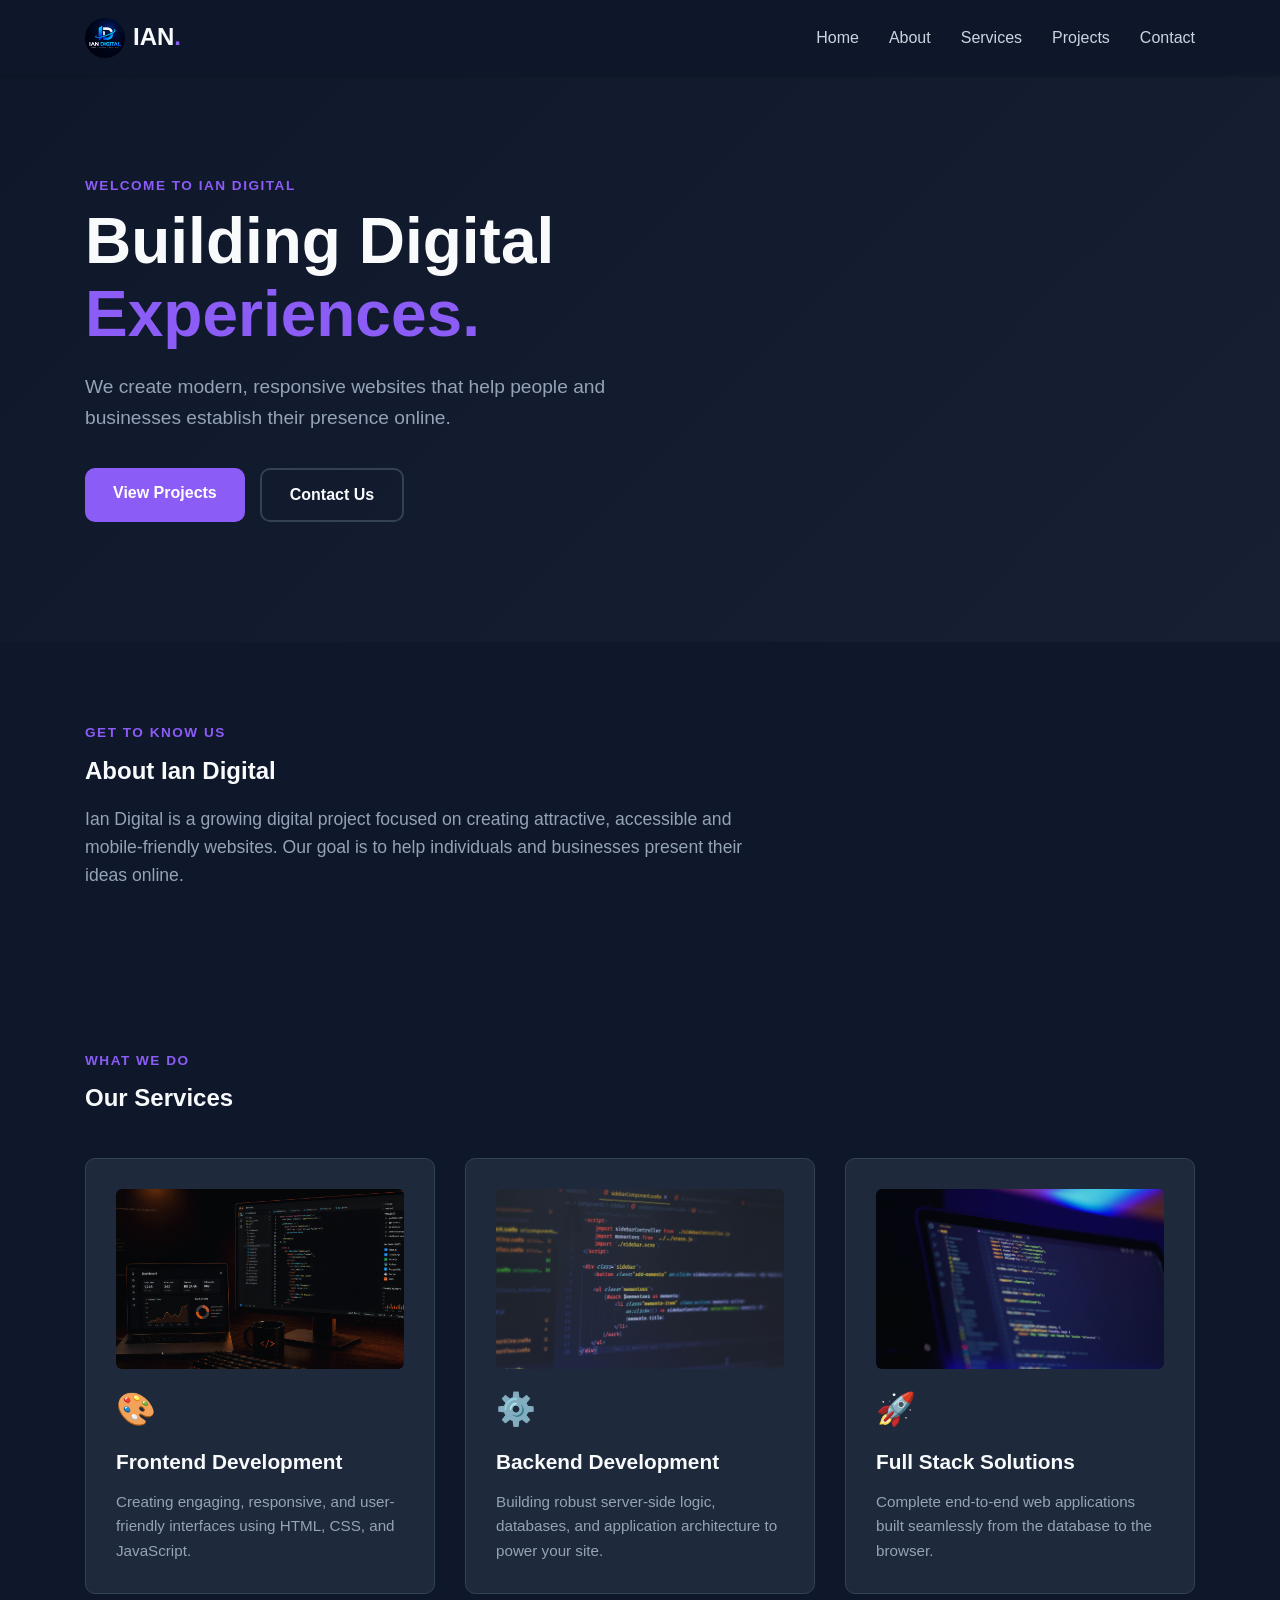
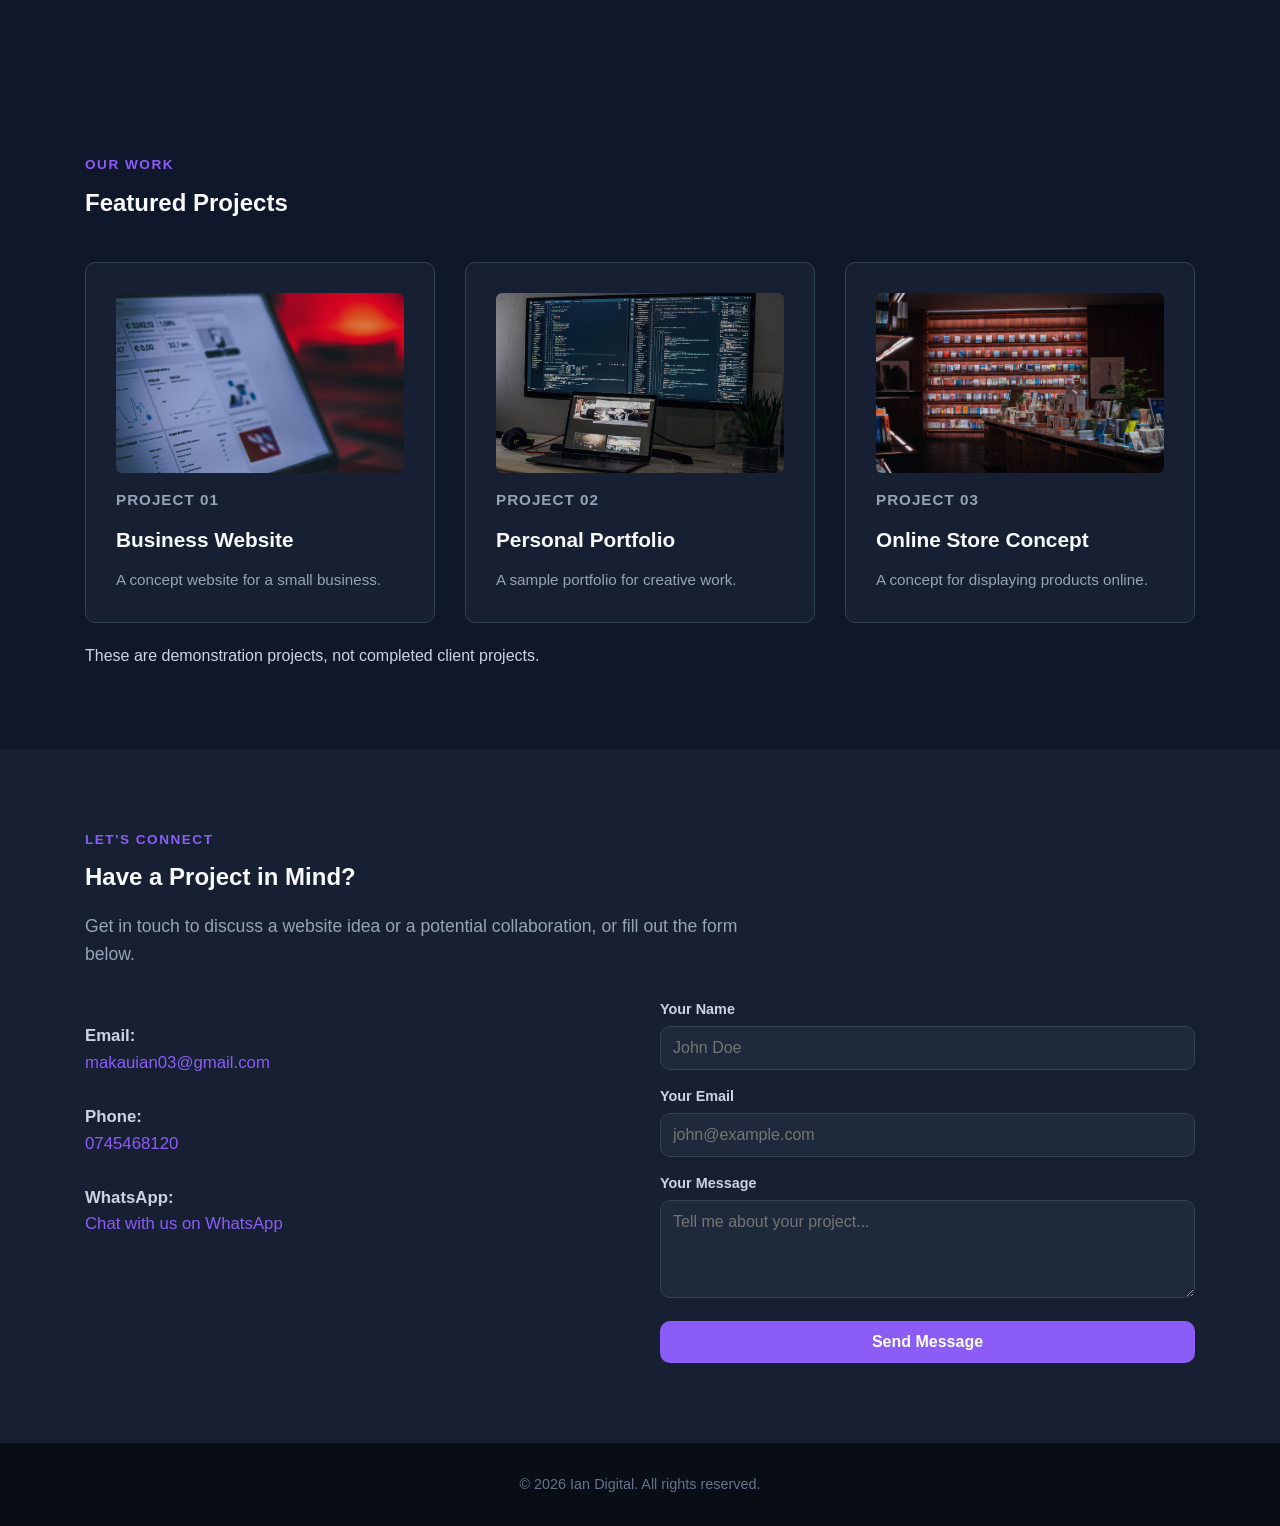
<file: index.html>
<!DOCTYPE html>
<html lang="en">
<head>
    <meta charset="UTF-8">
    <meta name="viewport" content="width=device-width, initial-scale=1.0">
    <meta name="description" content="Ian Digital creates modern websites and digital experiences.">
    <title>Ian Digital | Creative Web Solutions</title>
    <!-- Favicon -->
    <link rel="icon" type="image/jpeg" href="ian-logo.png.jpeg">
    <link rel="stylesheet" href="style.css">
    <script src="script.js" defer></script>
</head>
<body>

    <!-- Header & Navigation -->
    <header class="header">
        <nav class="navbar container">
            <a href="#home" class="logo">
                <img src="ian-logo.png.jpeg" alt="Ian Digital Logo" class="site-logo" style="height: 40px; vertical-align: middle; margin-right: 8px;">
                IAN<span>.</span>
            </a>

            <button
                class="menu-toggle"
                id="menu-toggle"
                aria-label="Open navigation menu"
                aria-expanded="false"
                aria-controls="nav-links">
                ☰
            </button>

            <ul class="nav-links" id="nav-links">
                <li><a href="#home">Home</a></li>
                <li><a href="#about">About</a></li>
                <li><a href="#services">Services</a></li>
                <li><a href="#projects">Projects</a></li>
                <li><a href="#contact">Contact</a></li>
            </ul>
        </nav>
    </header>

    <main>
        <!-- Hero Section -->
        <section class="hero" id="home">
            <div class="container hero-content">
                <p class="tag">WELCOME TO IAN DIGITAL</p>

                <h1>
                    Building Digital
                    <span>Experiences.</span>
                </h1>

                <p class="hero-text">
                    We create modern, responsive websites
                    that help people and businesses establish
                    their presence online.
                </p>

                <div class="hero-buttons">
                    <a href="#projects" class="button primary">
                        View Projects
                    </a>

                    <a href="#contact" class="button secondary">
                        Contact Us
                    </a>
                </div>
            </div>
        </section>

        <!-- About Section -->
        <section class="section" id="about">
            <div class="container">
                <p class="tag">GET TO KNOW US</p>
                <h2>About Ian Digital</h2>

                <p class="section-text">
                    Ian Digital is a growing digital project
                    focused on creating attractive, accessible
                    and mobile-friendly websites.

                    Our goal is to help individuals and
                    businesses present their ideas online.
                </p>
            </div>
        </section>

        <!-- Services Section -->
        <section class="section services" id="services">
            <div class="container">
                <p class="tag">WHAT WE DO</p>
                <h2>Our Services</h2>

                <div class="card-grid">
                    <!-- Service 1: Frontend Development -->
                    <article class="card">
                        <img src="images/frontend.jpg"
                             alt="Frontend web development code"
                             class="service-image">
                        <div>
                            <div class="icon" style="font-size: 2rem; margin-bottom: 10px;">🎨</div>
                            <h3>Frontend Development</h3>
                            <p>
                                Creating engaging, responsive, and user-friendly 
                                interfaces using HTML, CSS, and JavaScript.
                            </p>
                        </div>
                    </article>

                    <!-- Service 2: Backend Development -->
                    <article class="card">
                        <img src="images/backend.jpg"
                             alt="Backend server development"
                             class="service-image">
                        <div>
                            <div class="icon" style="font-size: 2rem; margin-bottom: 10px;">⚙️</div>
                            <h3>Backend Development</h3>
                            <p>
                                Building robust server-side logic, databases, 
                                and application architecture to power your site.
                            </p>
                        </div>
                    </article>

                    <!-- Service 3: Full Stack Solutions -->
                    <article class="card">
                        <img src="images/full-stack.jpg"
                             alt="Full stack web solutions"
                             class="service-image">
                        <div>
                            <div class="icon" style="font-size: 2rem; margin-bottom: 10px;">🚀</div>
                            <h3>Full Stack Solutions</h3>
                            <p>
                                Complete end-to-end web applications built 
                                seamlessly from the database to the browser.
                            </p>
                        </div>
                    </article>
                </div>
            </div>
        </section>

        <!-- Projects Section -->
        <section class="section" id="projects">
            <div class="container">
                <p class="tag">OUR WORK</p>
                <h2>Featured Projects</h2>

                <div class="card-grid">
                    <!-- Project 1 -->
                    <article class="card project-card">
                        <img src="images/project-business.jpg" 
                             alt="Business Website Preview" 
                             class="service-image">
                        <div>
                            <p class="project-number">PROJECT 01</p>
                            <h3>Business Website</h3>
                            <p>A concept website for a small business.</p>
                        </div>
                    </article>

                    <!-- Project 2 -->
                    <article class="card project-card">
                        <img src="images/project-portfolio.jpg" 
                             alt="Personal Portfolio Preview" 
                             class="service-image">
                        <div>
                            <p class="project-number">PROJECT 02</p>
                            <h3>Personal Portfolio</h3>
                            <p>A sample portfolio for creative work.</p>
                        </div>
                    </article>

                    <!-- Project 3 -->
                    <article class="card project-card">
                        <img src="images/project-store.jpg" 
                             alt="Online Store Preview" 
                             class="service-image">
                        <div>
                            <p class="project-number">PROJECT 03</p>
                            <h3>Online Store Concept</h3>
                            <p>A concept for displaying products online.</p>
                        </div>
                    </article>
                </div>

                <p class="notice" style="margin-top: 20px;">
                    These are demonstration projects, not
                    completed client projects.
                </p>
            </div>
        </section>

        <!-- Contact Section -->
        <section class="section contact" id="contact">
            <div class="container">
                <p class="tag">LET'S CONNECT</p>
                <h2>Have a Project in Mind?</h2>

                <p class="section-text">
                    Get in touch to discuss a website idea
                    or a potential collaboration, or fill out the form below.
                </p>

                <div class="contact-grid" style="display: grid; grid-template-columns: repeat(auto-fit, minmax(280px, 1fr)); gap: 40px; margin-top: 30px;">
                    
                    <!-- Left: Contact Details -->
                    <div class="contact-details">
                        <p>
                            <strong>Email:</strong><br>
                            <a href="mailto:makauian03@gmail.com">
                                makauian03@gmail.com
                            </a>
                        </p>

                        <p style="margin-top: 15px;">
                            <strong>Phone:</strong><br>
                            <a href="tel:0745468120">
                                0745468120
                            </a>
                        </p>

                        <p style="margin-top: 15px;">
                            <strong>WhatsApp:</strong><br>
                            <a
                                href="https://wa.me/254745468120"
                                target="_blank"
                                rel="noopener noreferrer">
                                Chat with us on WhatsApp
                            </a>
                        </p>
                    </div>

                    <!-- Right: Contact Form -->
                    <form action="https://formspree.io/f/mkjjrera" method="POST" class="contact-form" style="display: flex; flex-direction: column; gap: 15px;">
                        <div>
                            <label for="name" style="display: block; font-size: 0.9rem; font-weight: 600; margin-bottom: 5px;">Your Name</label>
                            <input type="text" id="name" name="name" required placeholder="John Doe" style="width: 100%; padding: 12px; border: 1px solid var(--border-color); border-radius: var(--radius); font-family: inherit; font-size: 1rem;">
                        </div>

                        <div>
                            <label for="email" style="display: block; font-size: 0.9rem; font-weight: 600; margin-bottom: 5px;">Your Email</label>
                            <input type="email" id="email" name="email" required placeholder="john@example.com" style="width: 100%; padding: 12px; border: 1px solid var(--border-color); border-radius: var(--radius); font-family: inherit; font-size: 1rem;">
                        </div>

                        <div>
                            <label for="message" style="display: block; font-size: 0.9rem; font-weight: 600; margin-bottom: 5px;">Your Message</label>
                            <textarea id="message" name="message" rows="4" required placeholder="Tell me about your project..." style="width: 100%; padding: 12px; border: 1px solid var(--border-color); border-radius: var(--radius); font-family: inherit; font-size: 1rem; resize: vertical;"></textarea>
                        </div>

                        <button type="submit" class="button primary" style="border: none; width: 100%;">
                            Send Message
                        </button>
                    </form>

                </div>
            </div>
        </section>
    </main>

    <!-- Back to Top Button -->
    <a href="#home" class="back-to-top" aria-label="Back to top">
        ↑
    </a>

    <!-- Footer -->
    <footer class="footer">
        <div class="container">
            <p>
                &copy; <span id="year"></span> Ian Digital.
                All rights reserved.
            </p>
        </div>
    </footer>

</body>
</html>
</file>
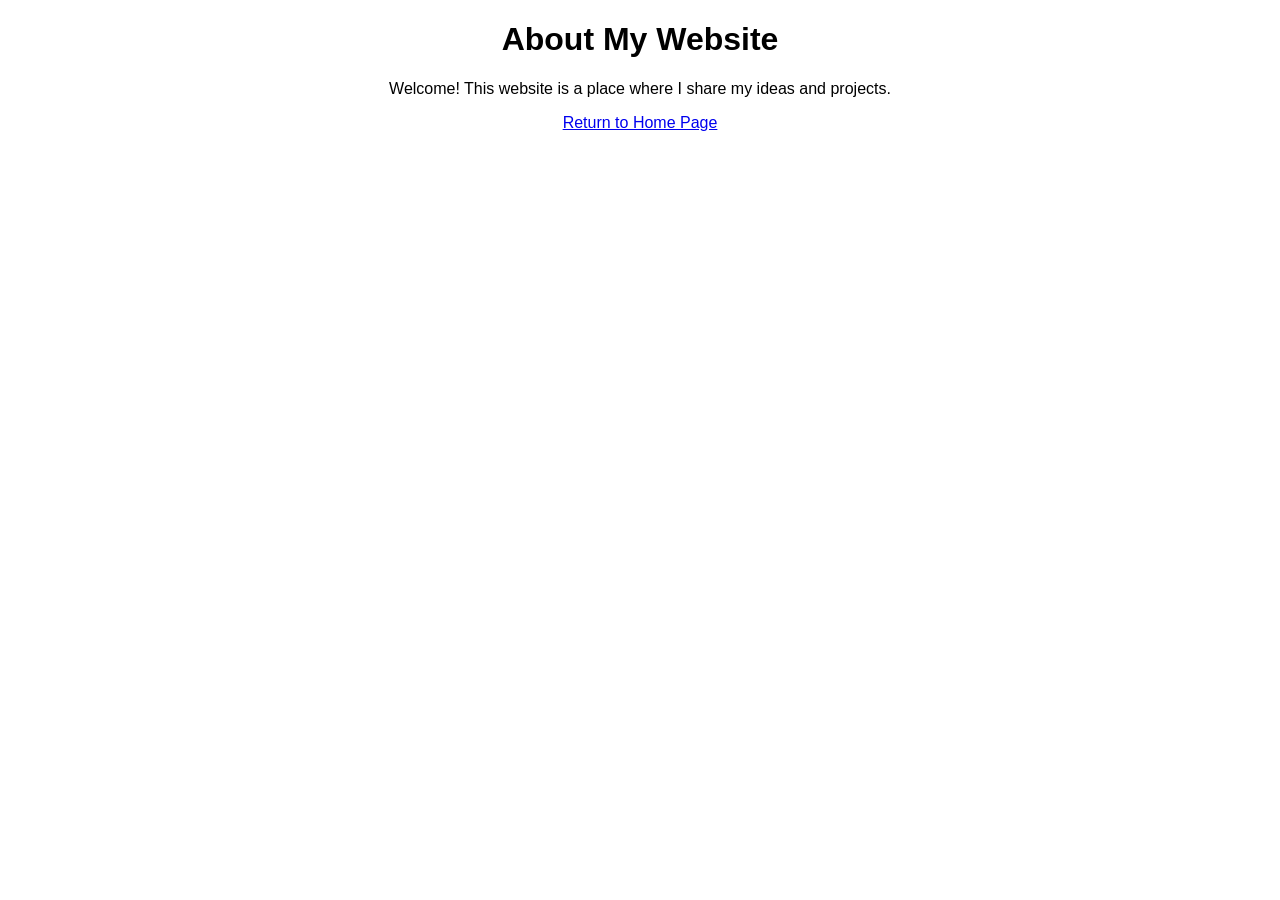
<file: about.html>
<!DOCTYPE html>
<html lang="en">
<head>
    <meta charset="UTF-8">
    <meta name="viewport" content="width=device-width, initial-scale=1.0">
    <title>About Us</title>
</head>

<body style="font-family: Arial; text-align: center;">

    <h1>About My Website</h1>

    <p>Welcome! This website is a place where I share my ideas and projects.</p>

    <a href="index.html">Return to Home Page</a>

</body>
</html>
</file>
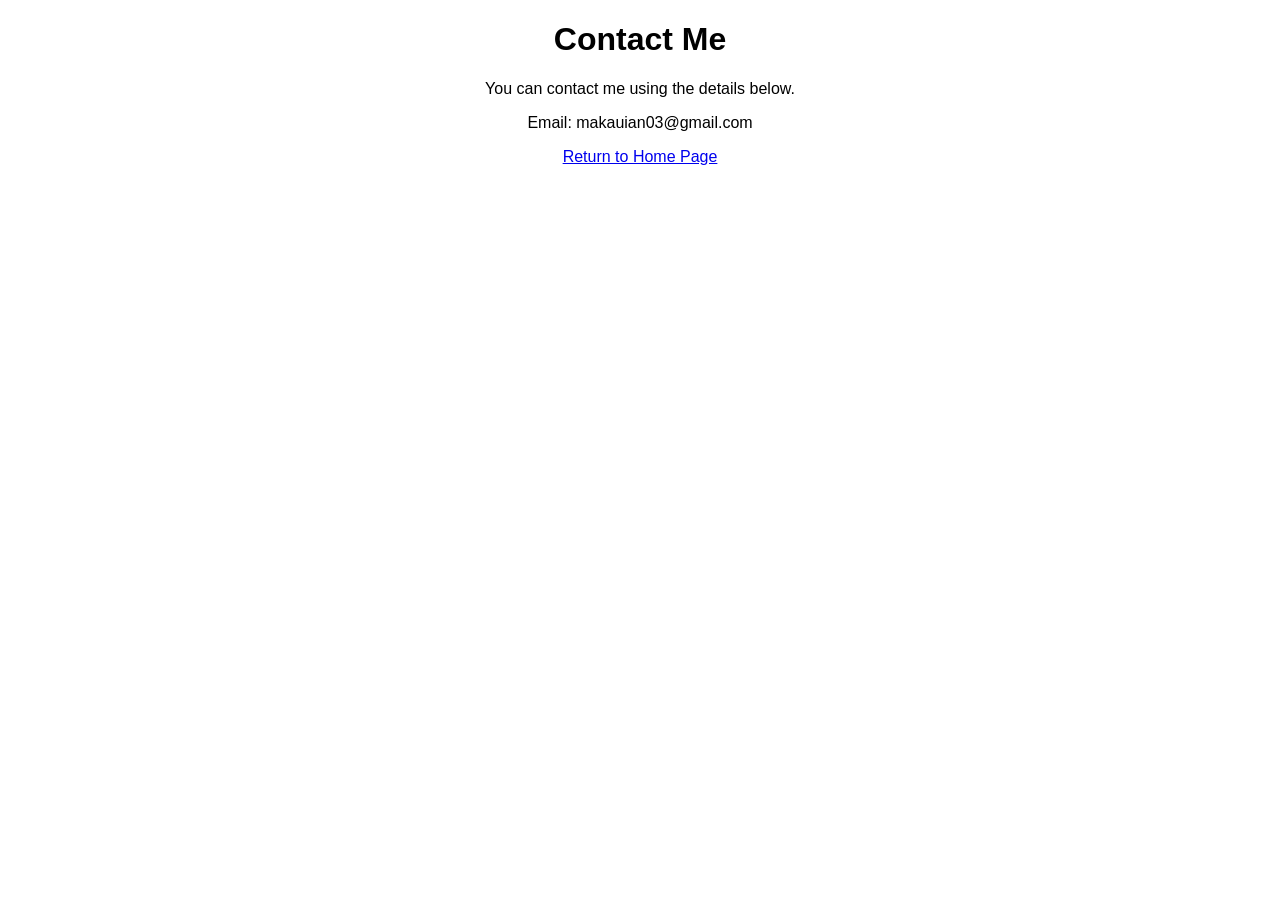
<file: contact.html>
<!DOCTYPE html>
<html lang="en">
<head>
    <meta charset="UTF-8">
    <meta name="viewport" content="width=device-width, initial-scale=1.0">
    <title>Contact Us</title>
</head>

<body style="font-family: Arial; text-align: center;">

    <h1>Contact Me</h1>

    <p>You can contact me using the details below.</p>

    <p>Email: makauian03@gmail.com</p>

    <a href="index.html">Return to Home Page</a>

</body>
</html>
</file>
<file: style.css>
/* ==========================================
   1. CSS Reset & Base Variables
   ========================================== */
*, *::before, *::after {
    box-sizing: border-box;
    margin: 0;
    padding: 0;
}

:root {
    --primary-color: #f8fafc;       /* Light text for dark mode */
    --accent-color: #8b5cf6;        /* Vibrant Purple Accent */
    --accent-hover: #7c3aed;        /* Deeper Purple on Hover */
    --text-color: #cbd5e1;          /* Muted Light Gray for body text */
    --text-light: #94a3b8;          /* Lighter Gray for secondary info */
    --bg-dark: #0f172a;           /* Deep Dark Blue (Main Background) */
    --bg-card: #1e293b;           /* Slightly lighter dark blue for cards/sections */
    --border-color: #334155;        /* Subtle dark-mode border */
    --radius: 10px;
    --transition: all 0.3s ease;
}

html {
    scroll-behavior: smooth;
    font-family: 'Segoe UI', Tahoma, Geneva, Verdana, sans-serif;
}

body {
    color: var(--text-color);
    background-color: var(--bg-dark);
    line-height: 1.6;
}

.container {
    width: 100%;
    max-width: 1150px;
    margin: 0 auto;
    padding: 0 20px;
}

a {
    text-decoration: none;
    color: inherit;
    transition: var(--transition);
}

ul {
    list-style: none;
}

img {
    max-width: 100%;
    height: auto;
    display: block;
}

/* ==========================================
   2. Typography & Common Elements
   ========================================== */
h1, h2, h3 {
    color: var(--primary-color);
    font-weight: 700;
}

.tag {
    font-size: 0.85rem;
    font-weight: 700;
    letter-spacing: 1.5px;
    color: var(--accent-color);
    text-transform: uppercase;
    margin-bottom: 8px;
}

.section {
    padding: 80px 0;
}

.section-text {
    margin-top: 15px;
    font-size: 1.1rem;
    color: var(--text-light);
    max-width: 700px;
}

/* Buttons */
.button {
    display: inline-block;
    padding: 12px 28px;
    border-radius: var(--radius);
    font-weight: 600;
    font-size: 1rem;
    cursor: pointer;
    transition: var(--transition);
    text-align: center;
}

.button.primary {
    background-color: var(--accent-color);
    color: #ffffff;
}

.button.primary:hover {
    background-color: var(--accent-hover);
    transform: translateY(-2px);
}

.button.secondary {
    background-color: transparent;
    color: var(--primary-color);
    border: 2px solid var(--border-color);
}

.button.secondary:hover {
    border-color: var(--accent-color);
    color: var(--accent-color);
    transform: translateY(-2px);
}

/* ==========================================
   3. Header & Navigation Bar
   ========================================== */
.header {
    position: sticky;
    top: 0;
    left: 0;
    width: 100%;
    background-color: rgba(15, 23, 42, 0.9); /* Dark blue glass effect */
    backdrop-filter: blur(10px);
    box-shadow: 0 1px 3px rgba(0, 0, 0, 0.3);
    z-index: 1000;
}

.navbar {
    display: flex;
    justify-content: space-between;
    align-items: center;
    height: 75px;
}

.logo {
    display: flex;
    align-items: center;
    font-size: 1.5rem;
    font-weight: 800;
    color: var(--primary-color);
}

.logo span {
    color: var(--accent-color);
}

.site-logo {
    border-radius: 50%;
    object-fit: cover;
}

.nav-links {
    display: flex;
    gap: 30px;
    align-items: center;
}

.nav-links a {
    font-weight: 500;
    color: var(--text-color);
}

.nav-links a:hover {
    color: var(--accent-color);
}

.menu-toggle {
    display: none;
    background: none;
    border: none;
    font-size: 1.8rem;
    cursor: pointer;
    color: var(--primary-color);
}

/* ==========================================
   4. Hero Section
   ========================================== */
.hero {
    padding: 100px 0 120px;
    background: linear-gradient(135deg, var(--bg-dark) 0%, #172033 100%);
    text-align: left;
}

.hero-content h1 {
    font-size: clamp(2.5rem, 5vw, 4rem);
    line-height: 1.15;
    margin-bottom: 20px;
    max-width: 800px;
}

.hero-content h1 span {
    color: var(--accent-color);
}

.hero-text {
    font-size: 1.2rem;
    color: var(--text-light);
    max-width: 600px;
    margin-bottom: 35px;
}

.hero-buttons {
    display: flex;
    gap: 15px;
}

/* ==========================================
   5. Cards & Grids (Services & Projects)
   ========================================== */
.card-grid {
    display: grid;
    grid-template-columns: repeat(auto-fit, minmax(300px, 1fr));
    gap: 30px;
    margin-top: 40px;
}

.card {
    background-color: var(--bg-card);
    border: 1px solid var(--border-color);
    border-radius: var(--radius);
    padding: 30px;
    transition: var(--transition);
    display: flex;
    flex-direction: column;
    justify-content: space-between;
}

.card:hover {
    transform: translateY(-5px);
    box-shadow: 0 10px 25px -5px rgba(139, 92, 246, 0.15);
    border-color: var(--accent-color);
}

.card .icon {
    font-size: 2.5rem;
    margin-bottom: 20px;
}

.card h3 {
    font-size: 1.3rem;
    margin-bottom: 12px;
}

.card p {
    color: var(--text-light);
    font-size: 0.95rem;
}

.service-image {
    width: 100%;
    height: 180px;
    object-fit: cover;
    border-radius: 6px;
    margin-bottom: 15px;
    display: block;
    flex-shrink: 0;
    opacity: 0.85;
}

/* Project Specific Cards */
.project-card {
    background-color: #172033;
    border: 1px solid var(--border-color);
}

.project-number {
    font-size: 0.8rem;
    font-weight: 700;
    color: var(--accent-color);
    margin-bottom: 10px;
    letter-spacing: 1px;
}

/* ==========================================
   6. Contact Section & Footer
   ========================================== */
.contact {
    background-color: #172033;
    text-align: left;
}

.contact-details {
    display: flex;
    flex-direction: column;
    gap: 12px;
    margin: 25px 0 30px 0;
    font-size: 1.05rem;
}

.contact-details a {
    color: var(--accent-color);
    font-weight: 500;
}

.contact-details a:hover {
    text-decoration: underline;
}

/* Input background tweaks for dark mode */
.contact-form input,
.contact-form textarea {
    background-color: var(--bg-card) !important;
    color: var(--primary-color) !important;
}

.footer {
    background-color: #090d16;
    color: #64748b;
    text-align: center;
    padding: 30px 0;
    font-size: 0.9rem;
}

/* ==========================================
   7. Responsive Design (Mobile Devices)
   ========================================== */
@keyframes fadeIn {
    from { opacity: 0; transform: translateY(-10px); }
    to { opacity: 1; transform: translateY(0); }
}

@media (max-width: 768px) {
    .menu-toggle {
        display: block;
    }

    .nav-links {
        display: none;
        flex-direction: column;
        position: absolute;
        top: 75px;
        left: 0;
        width: 100%;
        background-color: var(--bg-card);
        box-shadow: 0 10px 15px rgba(0, 0, 0, 0.3);
        padding: 25px 20px;
        gap: 20px;
        text-align: center;
        border-bottom: 1px solid var(--border-color);
        animation: fadeIn 0.25s ease forwards;
    }

    .nav-links.active {
        display: flex;
    }

    .hero-buttons {
        flex-direction: column;
    }
}

/* ==========================================
   8. Contact Form Enhancements
   ========================================== */
.contact-form input:focus,
.contact-form textarea:focus {
    outline: none;
    border-color: var(--accent-color);
    box-shadow: 0 0 0 3px rgba(139, 92, 246, 0.2);
}

/* ==========================================
   9. Back to Top Button
   ========================================== */
.back-to-top {
    position: fixed;
    bottom: 30px;
    right: 30px;
    background-color: var(--accent-color);
    color: #ffffff;
    width: 45px;
    height: 45px;
    border-radius: 50%;
    display: flex;
    align-items: center;
    justify-content: center;
    font-size: 1.2rem;
    box-shadow: 0 4px 12px rgba(0, 0, 0, 0.3);
    z-index: 999;
    opacity: 0;
    visibility: hidden;
    transition: all 0.3s ease;
}

.back-to-top.show {
    opacity: 1;
    visibility: visible;
}

.back-to-top:hover {
    background-color: var(--accent-hover);
    transform: translateY(-3px);
}
</file>
